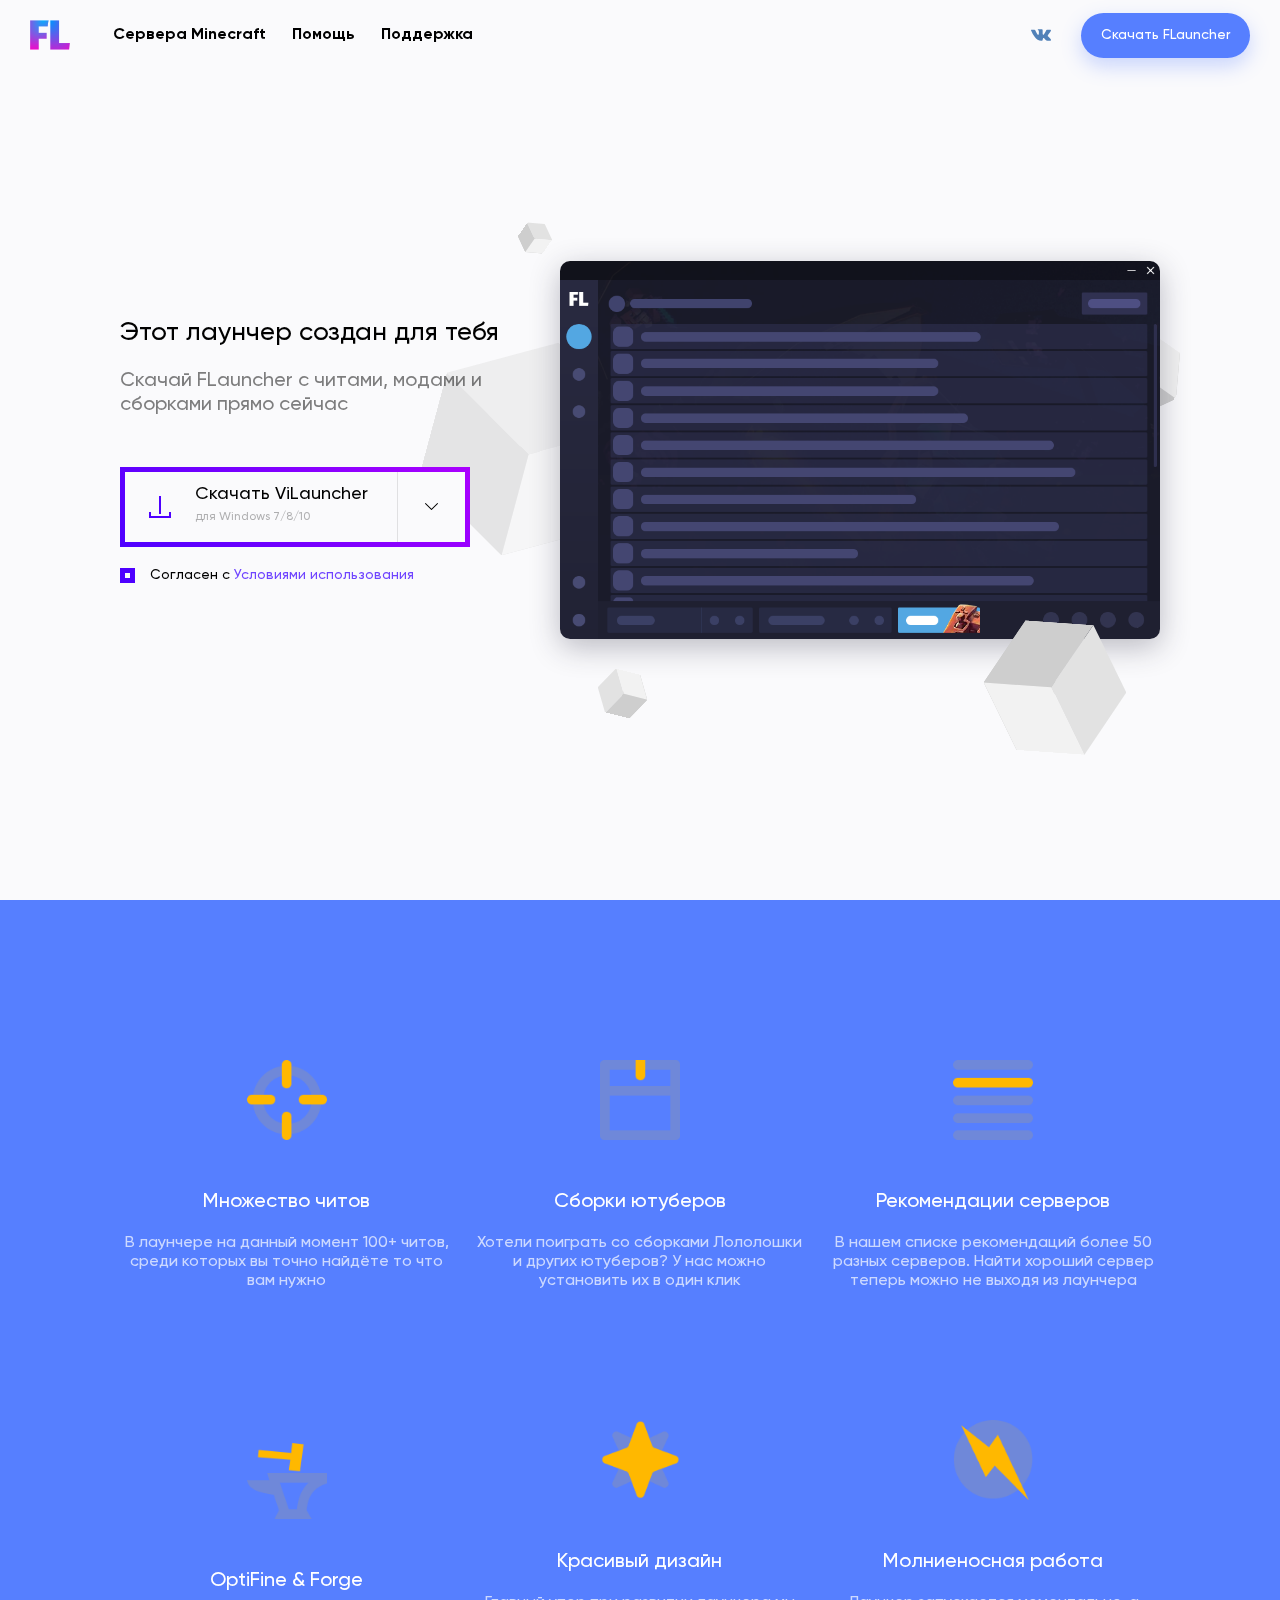
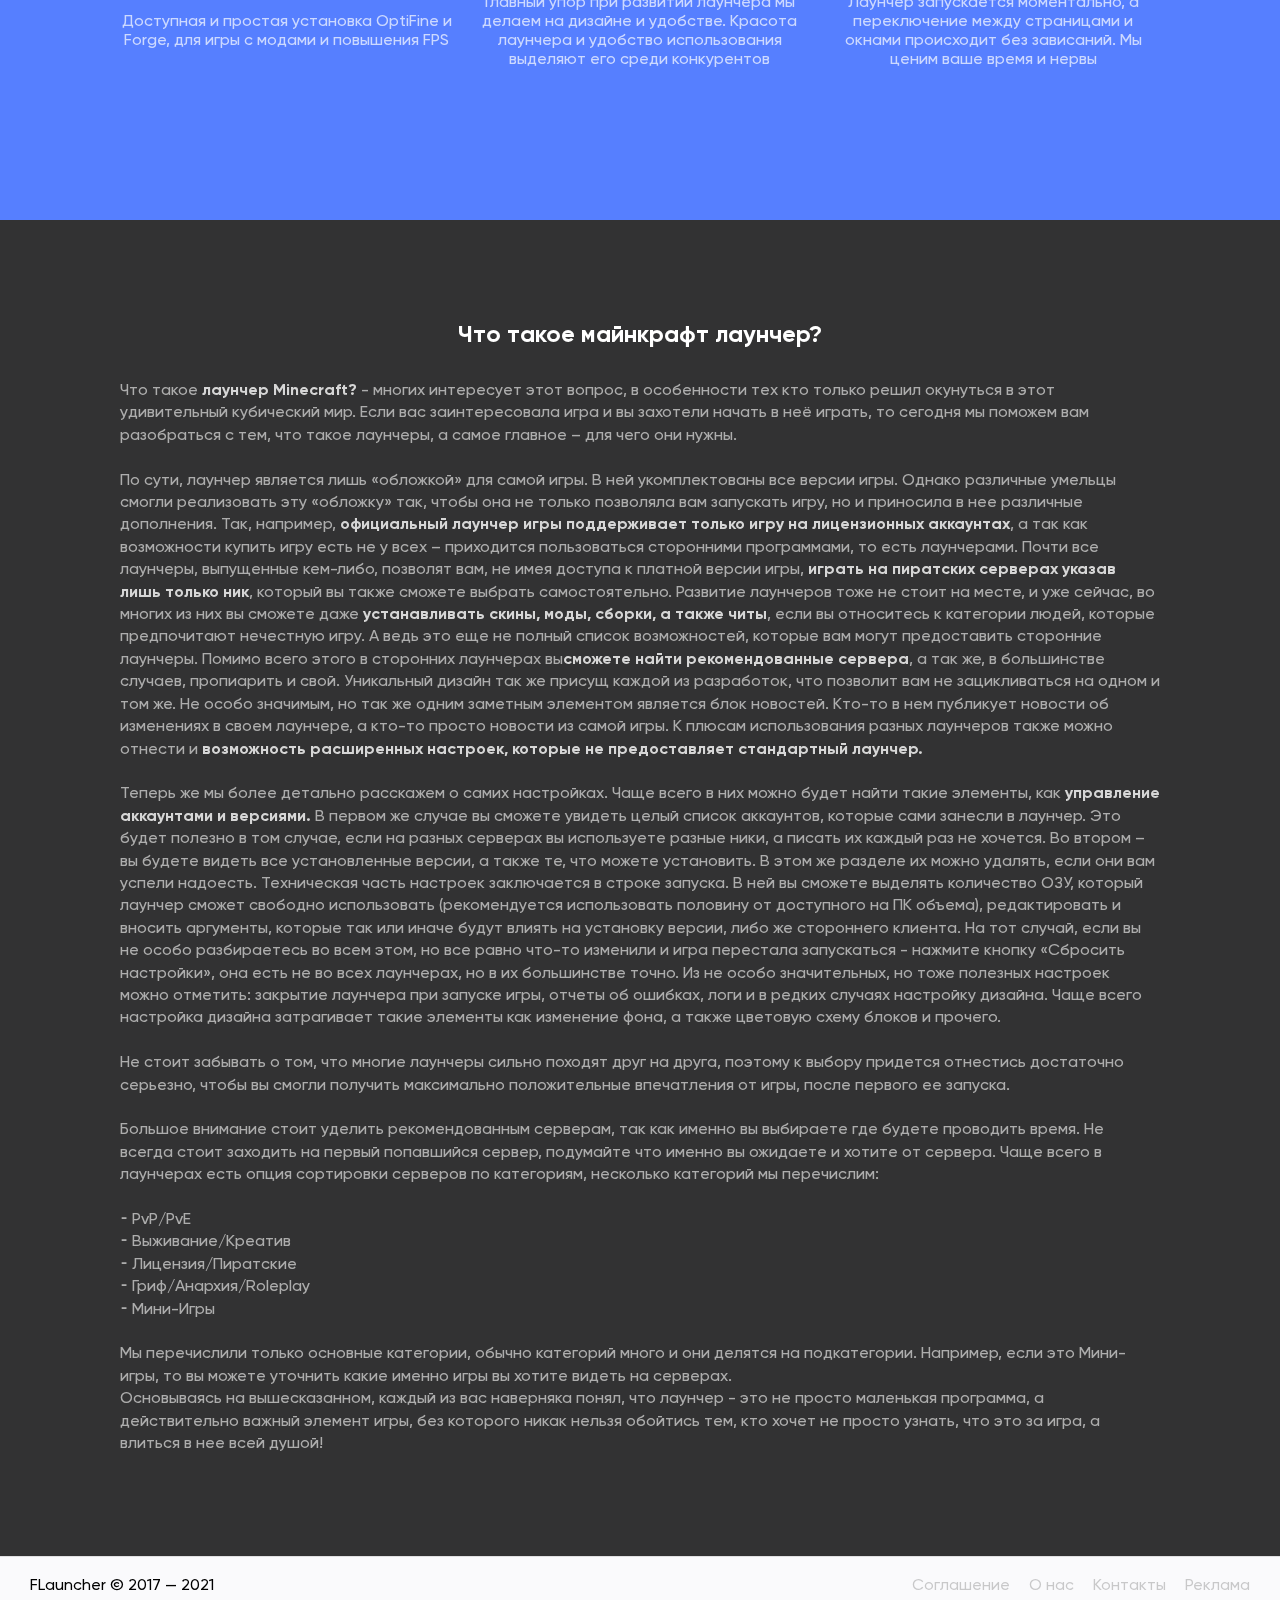
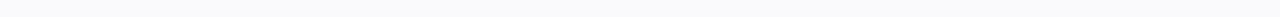
<file: index.html>
<!doctype html>
<html data-n-head-ssr>
  <head>
    <title>ViLauncher - Скачать майнкрафт лаунчер</title><meta data-n-head="ssr" charset="utf-8"><meta data-n-head="ssr" name="viewport" content="width=device-width,initial-scale=1"><meta data-n-head="ssr" name="robots" content="all"><meta data-n-head="ssr" name="application-name" content="FLauncher"><meta data-n-head="ssr" data-hid="description" name="description" content="Современный майнкрафт лаунчер с читами и модами, расширяющий твои возможности для игры в minecraft. Скачать лаунчер можно для Windows, MacOS и Linux"><meta data-n-head="ssr" name="keywords" content="flauncher, флаунчер, майнкрафт лаунчер, читы на майнкрафт, моды на майнкрафт, сборки майнкрафт, майнкрафт, minecraft, скачать лаунчер, лаунчер майнкрафт"><meta data-n-head="ssr" name="referrer" content="no-referrer-when-downgrade"><meta data-n-head="ssr" property="og:type" content="website"><meta data-n-head="ssr" property="og:site_name" content="Современный майнкрафт лаунчер FLauncher"><meta data-n-head="ssr" property="og:title" content="FLauncher - Майнкрафт лаунчер с читами и модами"><meta data-n-head="ssr" property="og:description" content="Скачать лаунчер FLauncher с читами и модами. Лучший лаунчер майнкрафт"><meta data-n-head="ssr" property="og:url" content="https://flauncher.ru/"><meta data-n-head="ssr" name="twitter:card" content="summary"><meta data-n-head="ssr" name="twitter:title" content="FLauncher - Майнкрафт лаунчер с читами и модами"><meta data-n-head="ssr" name="twitter:url" content="https://flauncher.ru/"><meta data-n-head="ssr" name="twitter:site" content="FLauncher"><meta data-n-head="ssr" name="twitter:creator" content="FLauncher Team"><meta data-n-head="ssr" name="twitter:description" content="Скачать лаунчер FLauncher с читами и модами. Лучший лаунчер майнкрафт"><meta data-n-head="ssr" property="og:image" content="https://flauncher.ru/_nuxt/img/ogimage.2b9b697.png"><meta data-n-head="ssr" name="twitter:image" content="https://flauncher.ru/_nuxt/img/ogimage.2b9b697.png"><link data-n-head="ssr" rel="icon" type="image/x-icon" href="/favicon.ico"><link rel="preload" href="/_nuxt/4db7255.js" as="script"><link rel="preload" href="/_nuxt/e76f599.js" as="script"><link rel="preload" href="/_nuxt/91c33f4.js" as="script"><link rel="preload" href="/_nuxt/def8fba.js" as="script"><style data-vue-ssr-id="6911b7ae:0 3191d5ad:0 932a8f60:0">*{box-sizing:border-box;margin:0;padding:0}a{text-decoration:none;display:inline-block}body,html{height:100%;width:100%}body{position:relative}li,ul{list-style:none;display:inline-block}img{display:block}p{display:inline-block}button{border:none;cursor:pointer}button,input{background:0 0;outline:0}object{pointer-events:none}@font-face{font-family:Gilroy;font-style:normal;font-weight:400;src:url(/_nuxt/fonts/Gilroy-Medium.54c2d21.woff2) format("woff2")}@font-face{font-family:Gilroy;font-style:normal;font-weight:700;src:url(/_nuxt/fonts/Gilroy-Bold.8024362.woff2) format("woff2")}*{font-family:Gilroy}body{font-size:16px;-webkit-font-smoothing:subpixel-antialiased!important;-webkit-backface-visibility:hidden;backface-visibility:hidden;display:flex;align-items:center;flex-direction:column;background:#fafafc}h1,h3{font-weight:300;display:block}img{-webkit-user-select:none;-moz-user-select:none;-ms-user-select:none;user-select:none}header{padding:0 30px;height:70px;width:100%;position:fixed;top:0;left:0;background:#fafafc;z-index:10;transition:all .15s ease-in-out}header.shadow{box-shadow:0 5px 20px rgba(0,0,0,.1)}header .main-nav{display:flex;align-items:center;justify-content:space-between;height:70px;color:#fff;font-weight:700}header .main-nav__logo{width:40px;height:40px;margin-right:30px;color:#567fff}header .main-nav__logo img{width:100%;height:100%}header .main-nav__mobile-toggle{display:flex}@media screen and (min-width:900px){header .main-nav__mobile-toggle{display:none}}header .main-nav__mobile-toggle .mobile-toggle__button{background:url([data-uri]) 50% 50% no-repeat;width:40px;height:40px;position:relative;border-radius:100%;border:1px solid rgba(0,0,0,.1)}header .main-nav__mobile-toggle .mobile-toggle__button:hover .tooltip{visibility:visible;opacity:1;transform:translateX(0)}header .main-nav__mobile-toggle .tooltip{visibility:hidden;height:50px;width:170px;position:absolute;right:65px;transform:translateX(-5px);background:#fff;top:-5px;border:1px solid rgba(0,0,0,.1);display:flex;opacity:0;transition:all .15s ease-in-out;align-items:center;justify-content:center;font-weight:900}header .main-nav__mobile-toggle .tooltip:after{content:"";width:7px;height:7px;position:absolute;display:block;right:-6px;top:calc(50% - 3.5px);background:url([data-uri]) no-repeat}header .main-nav__menu{display:flex;align-items:center;height:inherit}header .main-nav__menu .menu-item{margin:0 13px;height:100%;display:none;align-items:center;color:#000;transition:all .2s ease-out;font-size:16px;position:relative;cursor:pointer}@media screen and (min-width:900px){header .main-nav__menu .menu-item{display:flex}}header .main-nav__menu .menu-item:after{transition:all .2s ease-out;content:"";display:block;position:absolute;bottom:0;width:100%;border-radius:10px 10px 0 0;height:0;background:#567fff;opacity:0}header .main-nav__menu .menu-item:hover{color:#567fff}header .main-nav__menu .menu-item:hover:after{opacity:1;height:4px}header .main-nav__action,header .main-nav__actions{display:flex;align-items:center}header .main-nav__action{height:45px;padding:0 20px;border-radius:5px;color:#fff;font-weight:400;font-size:14px;cursor:pointer}header .main-nav__action:not(:last-child){margin-right:10px}header .main-nav__action.download-launcher{background:#567fff;box-shadow:0 8px 20px rgba(86,127,255,.3);transition:all .2s ease-out;border-radius:50px;display:none}@media screen and (min-width:900px){header .main-nav__action.download-launcher{display:flex}}header .main-nav__action.download-launcher.inactive{filter:grayscale()}header .main-nav__action.download-launcher:hover{background:#658bff}header .main-nav__action.button-icon{color:rgba(0,0,0,.3)}header .main-nav__action.button-icon svg{width:20px;height:20px}header .main-nav__action.vk{display:none;color:#5181b8}@media screen and (min-width:900px){header .main-nav__action.vk{display:flex}}header.mobile-showed{height:100vh}header.mobile-showed .mobile-nav{display:block}header .mobile-nav,header.mobile-showed .main-nav__mobile-toggle .tooltip{display:none}header .mobile-nav .menu-item{display:flex;width:100%;height:50px;justify-content:center;color:#000;align-items:center;font-size:16px;font-weight:600;cursor:pointer}header .mobile-nav .menu-item:hover{color:#567fff}header .mobile-nav .menu-item.inactive{color:rgba(0,0,0,.3);text-decoration:line-through}article,article .download-block{display:flex;flex-direction:column;align-items:center;width:100%}article .download-block{justify-content:center;height:100%;margin:120px 30px 30px;max-width:1100px;min-width:320px;padding:0 30px}article .download-block__info{margin-right:0;margin-bottom:50px;display:flex;flex-direction:column;align-items:center;text-align:center;position:relative;z-index:5;width:100%}article .download-block__title{margin-bottom:50px}article .download-block__title h1{font-size:26px;margin-bottom:20px}article .download-block__title h3{font-size:20px;color:rgba(0,0,0,.5)}article .download-block__select-button{display:flex;margin:20px 0;position:relative;width:100%;max-width:350px;height:80px;padding:5px;z-index:5;background:linear-gradient(45deg,#4e00ff,#ab00ff)}article .download-block__select-button.inactive{background:rgba(0,0,0,.1);filter:grayscale(100)}article .download-block__select-button .caret,article .download-block__select-button .download{height:100%}article .download-block__select-button .download{flex:3;text-align:left;font-size:18px;padding:0 0 0 70px;background:#fafafc url([data-uri]) 24px 50% no-repeat}article .download-block__select-button .download a{color:#000}article .download-block__select-button .download p{display:block;font-size:12px;color:rgba(0,0,0,.3);padding:5px 0}article .download-block__select-button .caret{flex:1;border-left:1px solid rgba(0,0,0,.1);background:#fafafc;display:flex;align-items:center;justify-content:center}article .download-block__select-button .caret-icon{transition:all .2s ease-out}article .download-block__select-button .caret.active{background:0 0}article .download-block__select-button .caret.active .caret-icon{transform:rotate(180deg);filter:invert(100)}article .download-block__select-button .dropmenu{display:none;position:absolute;z-index:5;top:80px;width:100%;left:0;background:#fff;box-shadow:0 17px 49px 0 rgba(51,0,160,.25)}article .download-block__select-button .dropmenu.active{display:block}article .download-block__select-button .dropmenu li{height:60px;display:flex;align-items:center;justify-content:space-between;padding:0 20px 0 30px;border-bottom:1px solid rgba(0,0,0,.1)}article .download-block__select-button .dropmenu div{display:flex;align-items:center}article .download-block__select-button .dropmenu div img{margin-right:25px}article .download-block__select-button .dropmenu button{padding:10px;border-radius:100%;transition:all .2s ease-out}article .download-block__select-button .dropmenu button:active{background:#ebe9f2}article .download-block__select-button .dropmenu img{width:20px}article .download-block__images{position:relative}article .download-block__images .cube-item{background:url([data-uri]) 50% 50% no-repeat;background-size:cover;position:absolute;display:none}article .download-block__images .cube-item:nth-child(2){width:30px;height:34px;transform:rotate(35deg);top:-40px;left:-40px;-webkit-animation:cube-item-float-2 2s ease-out infinite;animation:cube-item-float-2 2s ease-out infinite}@-webkit-keyframes cube-item-float-2{0%{transform:translateY(0) rotate(35deg)}50%{transform:translateY(7px) rotate(35deg)}to{transform:translateY(0) rotate(35deg)}}@keyframes cube-item-float-2{0%{transform:translateY(0) rotate(35deg)}50%{transform:translateY(7px) rotate(35deg)}to{transform:translateY(0) rotate(35deg)}}article .download-block__images .cube-item:nth-child(3){width:80px;height:85px;transform:rotate(-55deg);top:70px;right:-20px;-webkit-animation:cube-item-float-3 3s ease-out infinite;animation:cube-item-float-3 3s ease-out infinite}@-webkit-keyframes cube-item-float-3{0%{transform:translateY(0) rotate(-55deg)}50%{transform:translateY(7px) rotate(-55deg)}to{transform:translateY(0) rotate(-55deg)}}@keyframes cube-item-float-3{0%{transform:translateY(0) rotate(-55deg)}50%{transform:translateY(7px) rotate(-55deg)}to{transform:translateY(0) rotate(-55deg)}}article .download-block__images .cube-item:nth-child(4){width:130px;height:143px;transform:rotate(94deg);bottom:-120px;right:40px;z-index:4;-webkit-animation:cube-item-float-4 4s ease-out infinite;animation:cube-item-float-4 4s ease-out infinite}@-webkit-keyframes cube-item-float-4{0%{transform:translateY(0) rotate(94deg)}50%{transform:translateY(7px) rotate(94deg)}to{transform:translateY(0) rotate(94deg)}}@keyframes cube-item-float-4{0%{transform:translateY(0) rotate(94deg)}50%{transform:translateY(7px) rotate(94deg)}to{transform:translateY(0) rotate(94deg)}}article .download-block__images .cube-item:nth-child(5){width:45px;height:51px;transform:rotate(-76deg);bottom:-80px;left:40px;z-index:4;-webkit-animation:cube-item-float-5 3s ease-out infinite;animation:cube-item-float-5 3s ease-out infinite}@-webkit-keyframes cube-item-float-5{0%{transform:translateY(0) rotate(-76deg)}50%{transform:translateY(7px) rotate(-76deg)}to{transform:translateY(0) rotate(-76deg)}}@keyframes cube-item-float-5{0%{transform:translateY(0) rotate(-76deg)}50%{transform:translateY(7px) rotate(-76deg)}to{transform:translateY(0) rotate(-76deg)}}article .download-block__images .cube-item:nth-child(6){width:200px;height:220px;transform:rotate(15deg);bottom:80px;left:-130px;opacity:.5;-webkit-animation:cube-item-float-6 5s ease-out infinite;animation:cube-item-float-6 5s ease-out infinite}@-webkit-keyframes cube-item-float-6{0%{transform:translateY(0) rotate(15deg)}50%{transform:translateY(7px) rotate(15deg)}to{transform:translateY(0) rotate(15deg)}}@keyframes cube-item-float-6{0%{transform:translateY(0) rotate(15deg)}50%{transform:translateY(7px) rotate(15deg)}to{transform:translateY(0) rotate(15deg)}}article .download-block__images img{width:100%;border-radius:10px;box-shadow:0 8px 30px rgba(37,38,59,.3);position:relative;z-index:3}@media screen and (min-width:900px){article .download-block{justify-content:space-between;flex-direction:row;height:100vh;margin:0 30px}article .download-block__info{flex:1;margin-right:40px;display:block;text-align:left;margin-bottom:0}article .download-block__images{flex:1.5}article .download-block .cube-item{display:block}}article .download-block .agreements{font-size:14px;cursor:pointer}article .download-block .agreements .checkgroup{display:flex;align-items:center}article .download-block .agreements a{color:#6f44ff}article .download-block .agreements .checkbox{width:15px;height:15px;border:5px solid #dcdcdc;transition:.2s;margin-right:15px}article .download-block .agreements .checkbox.checked{border:5px solid #4e00ff}article .advantages{background:#567fff;color:#fff;width:100%;padding:100px 0;display:flex;justify-content:center}article .advantages-wrapper{max-width:1100px;min-width:320px;width:100%;padding:0 30px;display:grid;grid-template-columns:1fr;grid-gap:20px}@media screen and (min-width:700px){article .advantages-wrapper{grid-template-columns:1fr 1fr}}@media screen and (min-width:900px){article .advantages-wrapper{grid-template-columns:1fr 1fr 1fr}}article .advantages-block{text-align:center;display:flex;align-items:center;justify-content:center;flex-direction:column;height:350px}article .advantages-block__title{font-size:20px;margin-bottom:20px}article .advantages-block__desc{font-size:16px;font-weight:400;color:hsla(0,0%,100%,.7)}article .advantages-block__image{width:80px;height:80px;margin-bottom:50px}article .advantages-block__image img{width:100%;height:100%}article .pagetext{display:flex;justify-content:center;width:100%;background:rgba(0,0,0,.8);color:#fff;padding:100px 0}article .pagetext-wrapper{max-width:1100px;min-width:320px;width:100%;padding:0 30px}article .pagetext-block:not(:last-child){padding-bottom:50px}article .pagetext-block__title{padding-bottom:30px;font-size:24px;font-weight:700;text-align:center}article .pagetext-block__text{color:hsla(0,0%,100%,.6);line-height:1.4em}article .pagetext-block__text b{color:hsla(0,0%,100%,.8)}.page{min-height:100vh;padding:120px 30px 0}.page p{display:block}.page h2{margin:30px 0}.page-wrapper{max-width:1100px;min-width:320px;width:100%}.page-title{text-align:center}.page-content{margin:100px 0}footer{border-top:1px solid rgba(0,0,0,.1);width:100%}footer .footer-nav{display:flex;padding:0 30px;flex-direction:column;align-items:center}footer .footer-nav__menu{padding:20px 0;text-align:center}footer .footer-nav .copy{padding-top:20px}@media screen and (min-width:700px){footer .footer-nav{align-items:center;justify-content:space-between;flex-direction:row;height:60px}footer .footer-nav__menu{padding:0;text-align:left}footer .footer-nav .copy{padding:0}}footer .footer-nav a{color:rgba(0,0,0,.2)}footer .footer-nav a:not(:last-child){margin-right:15px}footer .footer-nav a:hover{color:#000}.nuxt-progress{position:fixed;top:0;left:0;right:0;height:2px;width:0;opacity:1;transition:width .1s,opacity .4s;background-color:#fff;z-index:999999}.nuxt-progress.nuxt-progress-notransition{transition:none}.nuxt-progress-failed{background-color:red}#__layout,#__nuxt{width:100%}</style>
  </head>
  <body>
    <div data-server-rendered="true" id="__nuxt"><!----><div id="__layout"><div><header><nav class="main-nav"><div class="main-nav__menu"><a href="/" aria-current="page" title="Лаунчер Майнкрафт FLauncher" class="main-nav__logo nuxt-link-exact-active nuxt-link-active"><img src="/_nuxt/img/fl-icon.3b4ea30.png" alt="FLauncher Logo"></a> <a href="https://monitoringminecraft.net" title="Сервера Minecraft" target="_blank" rel="nofollow noopener" class="menu-item">
        </a> <a href="https://vk.link/poolvill" title="Помощь пользователям" target="_blank" rel="nofollow noopener" class="menu-item">
          Помощь
        </a> <a href="https://vk.link/poolvill" title="Поддержка" target="_blank" rel="nofollow noopener" class="menu-item">
          Поддержка
        </a></div> <div class="main-nav__actions"><div class="main-nav__mobile-toggle"><button class="mobile-toggle__button"><div class="tooltip">Открыть меню</div></button></div> <a href="https://vk.com/flauncher" title="Мы Вконтакте" target="_blank" rel="nofollow noopener" class="main-nav__action action-button button-icon vk"><svg xmlns="http://www.w3.org/2000/svg" x="0px" y="0px" viewBox="0 0 304.36 304.36" fill="currentColor"><g id="XMLID_1_"><path id="XMLID_807_" d="M261.945,175.576c10.096,9.857,20.752,19.131,29.807,29.982
            c4,4.822,7.787,9.798,10.684,15.394c4.105,7.955,0.387,16.709-6.746,17.184l-44.34-0.02c-11.436,0.949-20.559-3.655-28.23-11.474
            c-6.139-6.253-11.824-12.908-17.727-19.372c-2.42-2.642-4.953-5.128-7.979-7.093c-6.053-3.929-11.307-2.726-14.766,3.587
            c-3.523,6.421-4.322,13.531-4.668,20.687c-0.475,10.441-3.631,13.186-14.119,13.664c-22.414,1.057-43.686-2.334-63.447-13.641
            c-17.422-9.968-30.932-24.04-42.691-39.971C34.828,153.482,17.295,119.395,1.537,84.353C-2.01,76.458,0.584,72.22,9.295,72.07
            c14.465-0.281,28.928-0.261,43.41-0.02c5.879,0.086,9.771,3.458,12.041,9.012c7.826,19.243,17.402,37.551,29.422,54.521
            c3.201,4.518,6.465,9.036,11.113,12.216c5.142,3.521,9.057,2.354,11.476-3.374c1.535-3.632,2.207-7.544,2.553-11.434
            c1.146-13.383,1.297-26.743-0.713-40.079c-1.234-8.323-5.922-13.711-14.227-15.286c-4.238-0.803-3.607-2.38-1.555-4.799
            c3.564-4.172,6.916-6.769,13.598-6.769h50.111c7.889,1.557,9.641,5.101,10.721,13.039l0.043,55.663
            c-0.086,3.073,1.535,12.192,7.07,14.226c4.43,1.448,7.35-2.096,10.008-4.905c11.998-12.734,20.561-27.783,28.211-43.366
            c3.395-6.852,6.314-13.968,9.143-21.078c2.096-5.276,5.385-7.872,11.328-7.757l48.229,0.043c1.43,0,2.877,0.021,4.262,0.258
            c8.127,1.385,10.354,4.881,7.844,12.817c-3.955,12.451-11.65,22.827-19.174,33.251c-8.043,11.129-16.645,21.877-24.621,33.072
            C252.26,161.544,252.842,166.697,261.945,175.576L261.945,175.576z M261.945,175.576"></path></g> <g></g> <g></g> <g></g> <g></g> <g></g> <g></g> <g></g> <g></g> <g></g> <g></g> <g></g> <g></g> <g></g> <g></g> <g></g></svg></a> <a title="Скачать Launcher" href="https://download.flauncher.ru/windows" rel="nofollow noopener" class="main-nav__action action-button download-launcher">
        </a></div></nav> 
        </a> <a href="https://vk.link/poolvill" title="Поддержка" target="_blank" rel="nofollow noopener" class="menu-item">
        </a> <a href="https://vk.com/vilauncher" title="Мы Вконтакте" target="_blank" rel="nofollow noopener" class="menu-item">
        </a> <a title="Скачать VILauncher" href="https://pudghooker.github.io/vilauncher/ViLauncher.exe" rel="nofollow noopener" class="menu-item download-launcher">
        </a></div></nav></header> <article><section class="download-block"><div class="download-block__info"><div class="download-block__title"><h1>Этот лаунчер создан для тебя</h1> <h3>Скачай FLauncher с читами, модами и сборками прямо сейчас</h3></div> <div class="download-block__select-button"><button class="download"><a href="https://pudghooker.github.io/vilauncher/ViLauncher.exe">Скачать ViLauncher<p>для Windows 7/8/10</p></a></button> <button class="caret"><img src="[data-uri]" alt class="caret-icon"></button> <ul class="dropmenu"><li><div><img src="/_nuxt/img/windows.86eb212.svg" alt="Скачать FLauncher для Windows">Windows</div> <a href="https://download.flauncher.ru/windows"><img src="[data-uri]" alt="Скачать FLauncher для Windows"></a></li> <li><div><img src="/_nuxt/img/apple.291e1dc.svg" alt="Скачать FLauncher для MacOS">MacOS</div> <a href="https://download.flauncher.ru/macos"><img src="[data-uri]" alt="Скачать FLauncher для MacOS"></a></li> <li><div><img src="/_nuxt/img/linux.8a20b08.svg" alt="Скачать FLauncher для Linux">Linux</div> <a href="https://download.flauncher.ru/linux"><img src="[data-uri]" alt="Скачать FLauncher для Linux"></a></li></ul></div> <div class="agreements"><div class="checkgroup"><div class="checkbox checked"></div> <span>
            Согласен с <a href="/agreement">Условиями использования</a></span></div></div></div> <div class="download-block__images"><img src="/_nuxt/img/shot.b4cac9b.png" alt> <div class="cube-item"></div> <div class="cube-item"></div> <div class="cube-item"></div> <div class="cube-item"></div> <div class="cube-item"></div></div></section> <section class="advantages"><div class="advantages-wrapper"><div class="advantages-block"><div class="advantages-block__image"><img src="/_nuxt/img/features-001.286d6b4.png" alt></div> <h1 class="advantages-block__title">Множество читов</h1> <h4 class="advantages-block__desc">В лаунчере на данный момент 100+ читов, среди которых вы точно найдёте то
          что вам нужно</h4></div> <div class="advantages-block"><div class="advantages-block__image"><img src="[data-uri]" alt></div> <h1 class="advantages-block__title">Сборки ютуберов</h1> <h4 class="advantages-block__desc">Хотели поиграть со сборками Лололошки и других ютуберов? У нас можно
          установить их в один клик</h4></div> <div class="advantages-block"><div class="advantages-block__image"><img src="[data-uri]" alt></div> <h1 class="advantages-block__title">Рекомендации серверов</h1> <h4 class="advantages-block__desc">В нашем списке рекомендаций более 50 разных серверов. Найти хороший сервер
          теперь можно не выходя из лаунчера</h4></div> <div class="advantages-block"><div class="advantages-block__image"><img src="/_nuxt/img/features-004.19a0cd3.png" alt></div> <h1 class="advantages-block__title">OptiFine & Forge</h1> <h4 class="advantages-block__desc">Доступная и простая установка OptiFine и Forge, для игры с модами и
          повышения FPS</h4></div> <div class="advantages-block"><div class="advantages-block__image"><img src="/_nuxt/img/features-005.5be65f3.png" alt></div> <h1 class="advantages-block__title">Красивый дизайн</h1> <h4 class="advantages-block__desc">Главный упор при развитии лаунчера мы делаем на дизайне и удобстве. Красота
          лаунчера и удобство использования выделяют его среди конкурентов</h4></div> <div class="advantages-block"><div class="advantages-block__image"><img src="/_nuxt/img/features-006.50b8d99.png" alt></div> <h1 class="advantages-block__title">Молниеносная работа</h1> <h4 class="advantages-block__desc">Лаунчер запускается моментально, а переключение между страницами и окнами
          происходит без зависаний. Мы ценим ваше время и нервы</h4></div></div></section> <section class="pagetext"><div class="pagetext-wrapper"><div class="pagetext-block"><h1 class="pagetext-block__title">Что такое майнкрафт лаунчер?</h1> <div class="pagetext-block__text">Что такое <b>лаунчер Minecraft? </b>- многих интересует этот вопрос, в
          особенности тех кто только решил окунуться в этот удивительный кубический мир. Если вас заинтересовала игра
          и вы захотели начать в неё играть, то сегодня мы поможем
          вам разобраться с тем, что такое лаунчеры, а самое главное – для чего они нужны. <br><br>По сути, лаунчер
          является лишь «обложкой» для самой игры. В ней укомплектованы все версии игры. Однако различные умельцы
          смогли реализовать
          эту «обложку» так, чтобы она не только позволяла вам запускать игру, но и приносила в нее различные
          дополнения. Так, например, <b>официальный лаунчер игры поддерживает только игру на лицензионных
            аккаунтах</b>, а так как возможности
          купить игру есть не у всех – приходится пользоваться сторонними программами, то есть лаунчерами. Почти все
          лаунчеры, выпущенные кем-либо, позволят вам, не имея доступа к платной версии игры, <b>играть на пиратских
            серверах указав лишь только ник</b>,
          который вы также сможете выбрать самостоятельно. Развитие лаунчеров тоже не стоит на месте, и уже сейчас, во
          многих из них вы сможете даже <b>устанавливать скины, моды, сборки, а также читы</b>, если вы относитесь к
          категории людей,
          которые предпочитают нечестную игру. А ведь это еще не полный список возможностей, которые вам могут
          предоставить сторонние лаунчеры. Помимо всего этого в сторонних лаунчерах вы<b>сможете найти рекомендованные
            сервера</b>, а так
          же, в большинстве случаев, пропиарить и свой. Уникальный дизайн так же присущ каждой из разработок, что
          позволит вам не зацикливаться на одном и том же. Не особо значимым, но так же одним заметным элементом
          является блок новостей.
          Кто-то в нем публикует новости об изменениях в своем лаунчере, а кто-то просто новости из самой игры. К
          плюсам использования разных лаунчеров также можно отнести и <b>возможность расширенных настроек, которые не
            предоставляет стандартный лаунчер. </b><br><br>Теперь
          же мы более детально расскажем о самих настройках. Чаще всего в них можно будет найти такие элементы, как
          <b>управление аккаунтами и версиями. </b>В первом же случае вы сможете увидеть целый список аккаунтов,
          которые сами занесли
          в лаунчер. Это будет полезно в том случае, если на разных серверах вы используете разные ники, а писать их
          каждый раз не хочется. Во втором – вы будете видеть все установленные версии, а также те, что можете
          установить. В этом
          же разделе их можно удалять, если они вам успели надоесть. Техническая часть настроек заключается в строке
          запуска. В ней вы сможете выделять количество ОЗУ, который лаунчер сможет свободно использовать
          (рекомендуется использовать
          половину от доступного на ПК объема), редактировать и вносить аргументы, которые так или иначе будут влиять
          на установку версии, либо же стороннего клиента. На тот случай, если вы не особо разбираетесь во всем этом,
          но все равно
          что-то изменили и игра перестала запускаться - нажмите кнопку «Сбросить настройки», она есть не во всех
          лаунчерах, но в их большинстве точно. Из не особо значительных, но тоже полезных настроек можно отметить:
          закрытие лаунчера
          при запуске игры, отчеты об ошибках, логи и в редких случаях настройку дизайна. Чаще всего настройка дизайна
          затрагивает такие элементы как изменение фона, а также цветовую схему блоков и прочего. <br><br>Не стоит
          забывать о том,
          что многие лаунчеры сильно походят друг на друга, поэтому к выбору придется отнестись достаточно серьезно,
          чтобы вы смогли получить максимально положительные впечатления от игры, после первого ее запуска.<br><br>Большое
          внимание
          стоит уделить рекомендованным серверам, так как именно вы выбираете где будете проводить время. Не всегда
          стоит заходить на первый попавшийся сервер, подумайте что именно вы ожидаете и хотите от сервера. Чаще всего
          в лаунчерах
          есть опция сортировки серверов по категориям, несколько категорий мы перечислим:<br><br>⁃ PvP/PvE<br>⁃
          Выживание/Креатив<br>⁃ Лицензия/Пиратские<br>⁃ Гриф/Анархия/Roleplay<br>⁃ Мини-Игры<br><br>Мы перечислили
          только основные категории,
          обычно категорий много и они делятся на подкатегории. Например, если это Мини-игры, то вы можете уточнить
          какие именно игры вы хотите видеть на серверах.<br>Основываясь на вышесказанном, каждый из вас наверняка
          понял, что лаунчер
          - это не просто маленькая программа, а действительно важный элемент игры, без которого никак нельзя обойтись
          тем, кто хочет не просто узнать, что это за игра, а влиться в нее всей душой!
        </div></div></div></section></article> <footer><nav class="footer-nav"><p class="copy">FLauncher © 2017 — <span id="current-year">2021</span></p> <div class="footer-nav__menu"><a href="/agreement">Соглашение</a> <a href="/about-us">О нас</a> <a href="/contacts">Контакты</a> <a href="https://flauncher.biz/" target="_blank">Реклама</a></div></nav></footer> <div><noscript><div><img src="https://mc.yandex.ru/watch/49187107" alt style="position:absolute;left:-9999px"></div></noscript></div></div></div></div><script>window.__NUXT__=function(a){return{layout:"default",data:[{}],fetch:{},error:a,state:{downloadAvailable:!0,downloadUrl:{windows:"https://download.flauncher.ru/windows",macos:"https://download.flauncher.ru/macos",linux:"https://download.flauncher.ru/linux"}},serverRendered:!0,routePath:"/",config:{_app:{basePath:"/",assetsPath:"/_nuxt/",cdnURL:a}}}}(null)</script><script src="/_nuxt/4db7255.js" defer></script><script src="/_nuxt/def8fba.js" defer></script><script src="/_nuxt/e76f599.js" defer></script><script src="/_nuxt/91c33f4.js" defer></script>
  </body>
</html>
</file>
